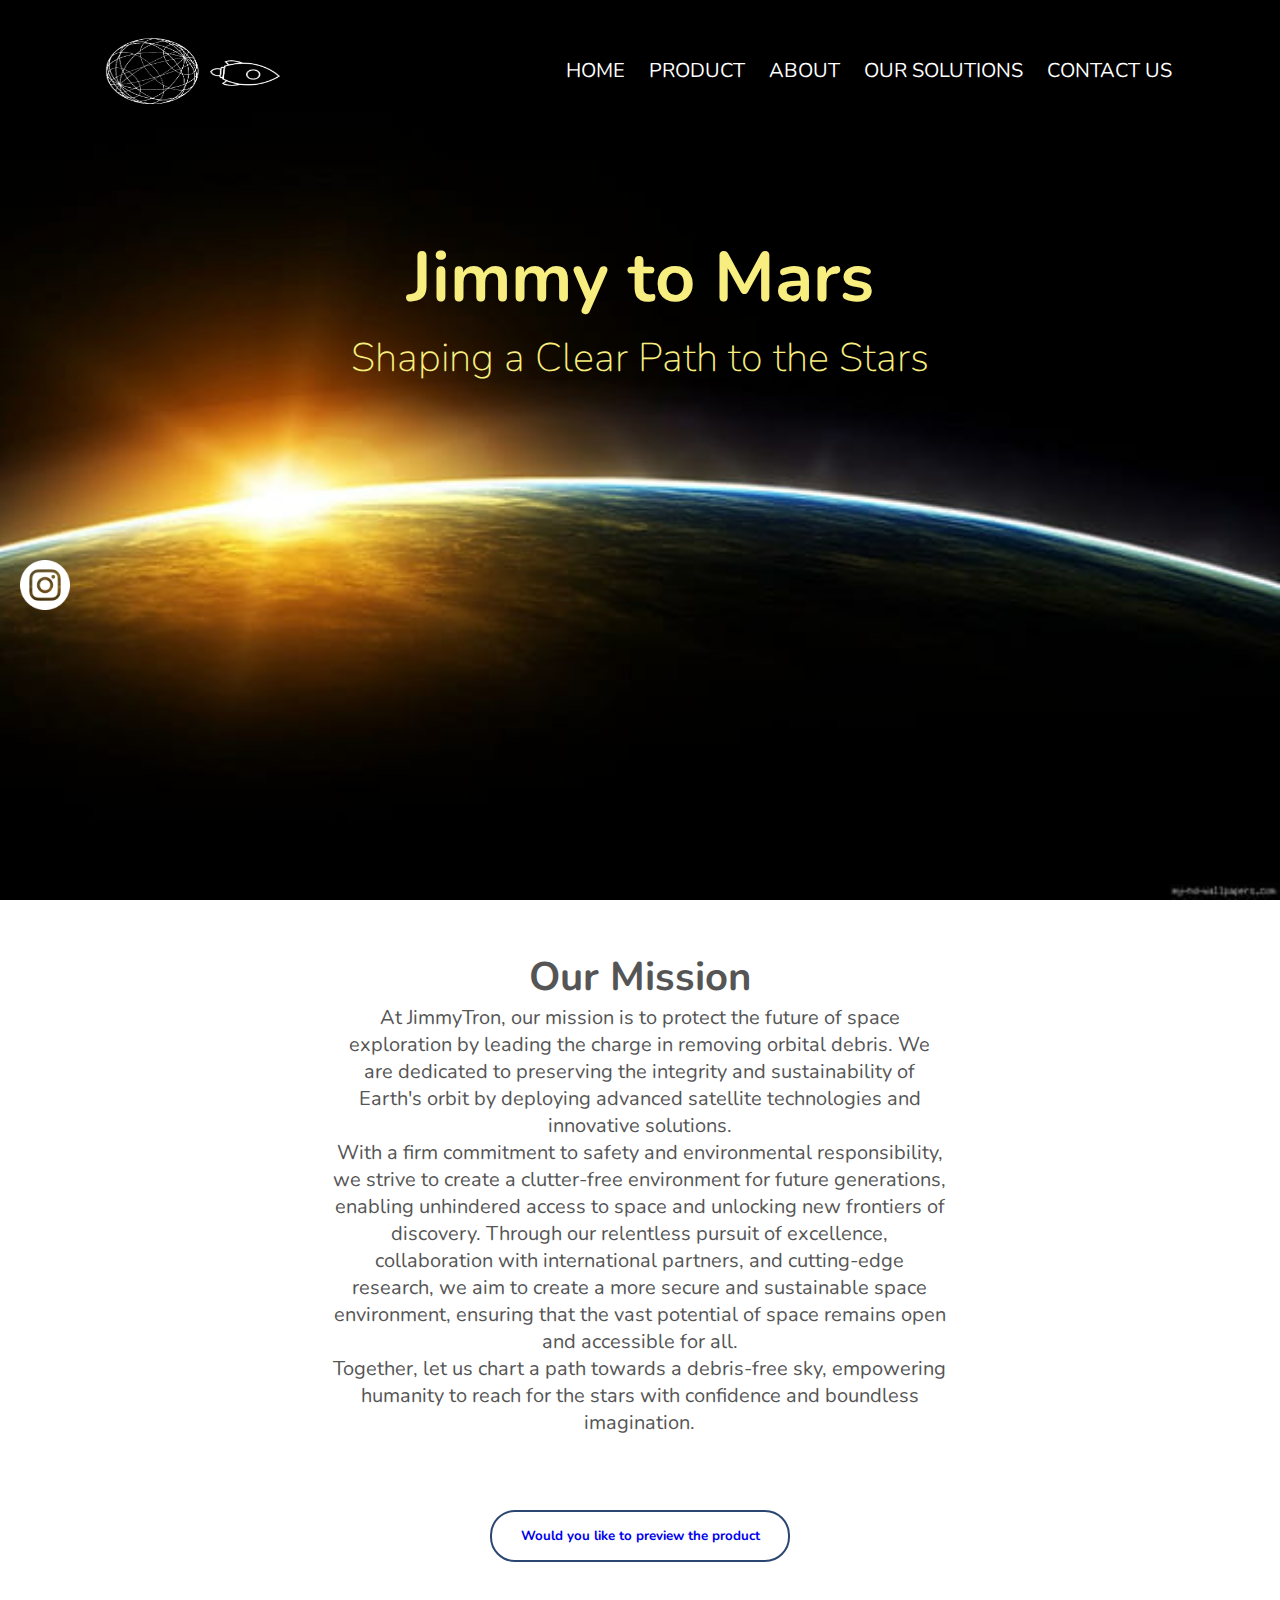
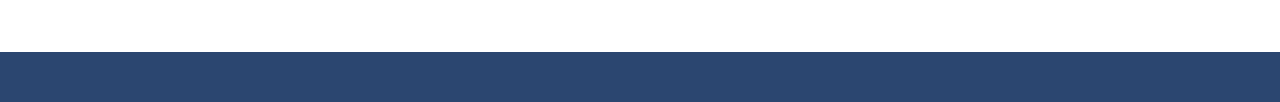
<file: index.html>
<html>
    <head>
        <meta name = "viewport" content = "with=device-width, initial scale = 2.0">
        <title>JimmyTron</title>
        <link rel = "stylesheet" href = style.css>
<link rel="preconnect" href="https://fonts.googleapis.com">
<link rel="preconnect" href="https://fonts.gstatic.com" crossorigin>
<link href="https://fonts.googleapis.com/css2?family=Nunito:wght@300&display=swap" rel="stylesheet">
    </head>
<body>
    <!--Dont Mess with this stuff-->
    <div class = "banner">
        
        <div class = "navbar">
        <a href = "index.html"><img src="logo1.png"></a>
        <ul>
            <li><a href = "index.html">HOME</a></li>
            <li><a href = "Product.html">PRODUCT</a></li>
            <li><a href = "About.html">ABOUT</a></li>
            <li><a href = "Solution.html">OUR SOLUTIONS</a></li>
            <li><a href = "Contact.html">CONTACT US</a></li>
        </ul>
        </div>
    
        
        
    <br>
    <br>
    <br>
    
    
    <div class="socials">
          <a href="https://www.instagram.com/nasa/"target="_blank"><img src="insta.png" /></a>
    </div>
    <!--Edit from here onwards-->
    <div class = "content">
        <div class = "mobile">
        <h1  >Jimmy to Mars</h1>
        <p>Shaping a Clear Path to the Stars</p>
        <!--<button type = "button"><span></span>View the product</button>-->
        </div>
    </div>
    </div>
    <section class = "course">
    <h1>Our Mission</h1>
    <center>
         <p>At JimmyTron, our mission is to protect the future of space exploration by leading the charge in removing orbital debris. We are dedicated to preserving the integrity and sustainability of Earth's orbit by deploying advanced satellite technologies and innovative solutions.</p>
            <p> With a firm commitment to safety and environmental responsibility, we strive to create a clutter-free environment for future generations, enabling unhindered access to space and unlocking new frontiers of discovery. Through our relentless pursuit of excellence, collaboration with international partners, and cutting-edge research, we aim to create a more secure and sustainable space environment, ensuring that the vast potential of space remains open and accessible for all.</p>
            <p> Together, let us chart a path towards a debris-free sky, empowering humanity to reach for the stars with confidence and boundless imagination.</p></center>

    <br>
    <br>
    <button type = "button"><span></span><a href= "Product.html">Would you like to preview the product</a></button>
    </section>
    
      
    
</body>
<div class = "footer"><h1></h1></div>
</html>
</file>
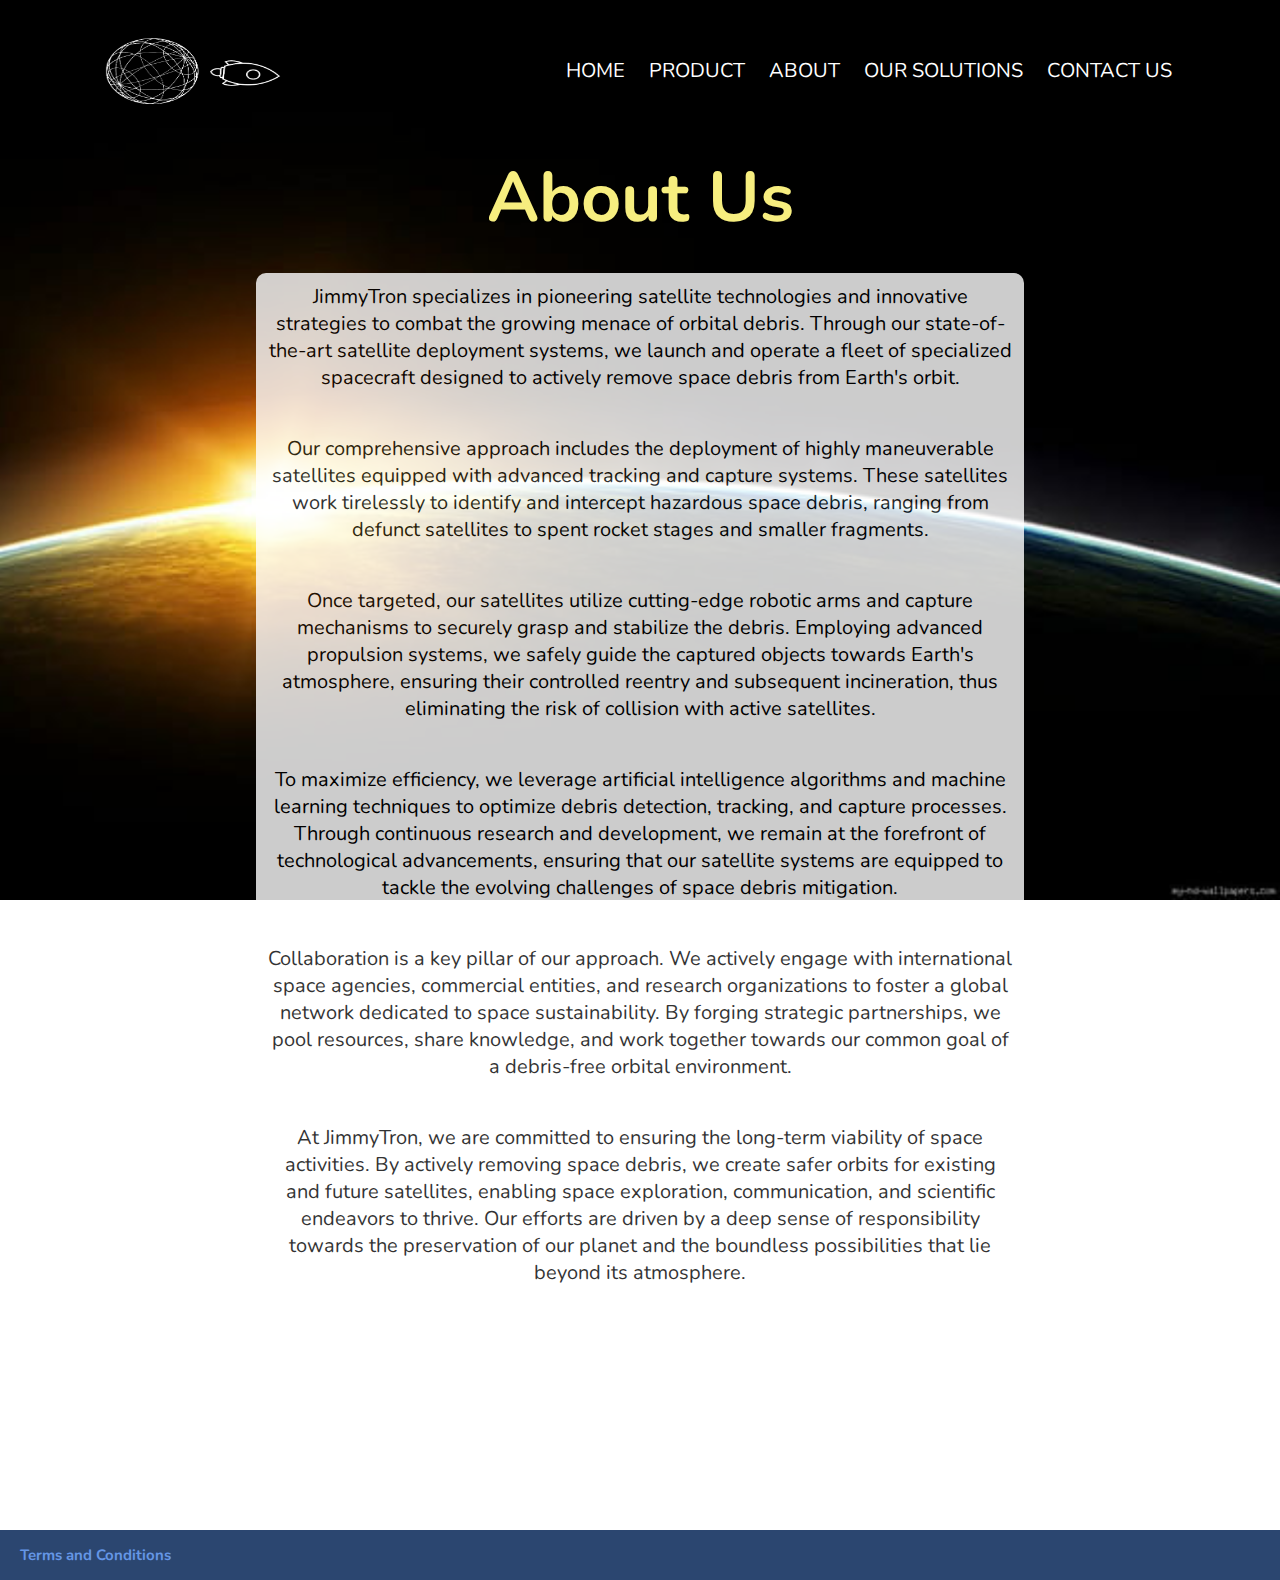
<file: About.html>
<html>
    <head>
        <meta name = "viewport" content = "with=device-width, initial scale = 1.0">
        <title>JimmyTron</title>
        <link rel = "stylesheet" href = style.css>
<link rel="preconnect" href="https://fonts.googleapis.com">
<link rel="preconnect" href="https://fonts.gstatic.com" crossorigin>
<link href="https://fonts.googleapis.com/css2?family=Nunito:wght@300&display=swap" rel="stylesheet">
    </head>
<body>
    <!--Dont Mess with this stuff-->
    <div class = "banner11e">
        <div class = "navbar">
        <a href = "home.html"><img src="logo1.png"></a>
        <ul>
           <li><a href = "index.html">HOME</a></li>
            <li><a href = "Product.html">PRODUCT</a></li>
            <li><a href = "About.html">ABOUT</a></li>
            <li><a href = "Solution.html">OUR SOLUTIONS</a></li>
            <li><a href = "Contact.html">CONTACT US</a></li>
        </ul>
        </div>
        <div class = "content1"><div class = "mobile"><center><h1>About Us</h1></center></div></div>
       <p></p>
        
        <center>
        <div class = "centre">
        <div class = "textbox1">
        
       
            
            
            
            
            
            <p>JimmyTron specializes in pioneering satellite technologies and innovative strategies to combat the growing menace of orbital debris. Through our state-of-the-art satellite deployment systems, we launch and operate a fleet of specialized spacecraft designed to actively remove space debris from Earth's orbit.</p>
<br>
            <br>
            <p>Our comprehensive approach includes the deployment of highly maneuverable satellites equipped with advanced tracking and capture systems. These satellites work tirelessly to identify and intercept hazardous space debris, ranging from defunct satellites to spent rocket stages and smaller fragments.</p>
<br>
            <br>
            <p>Once targeted, our satellites utilize cutting-edge robotic arms and capture mechanisms to securely grasp and stabilize the debris. Employing advanced propulsion systems, we safely guide the captured objects towards Earth's atmosphere, ensuring their controlled reentry and subsequent incineration, thus eliminating the risk of collision with active satellites.</p>
<br>
            <br>
            <p>To maximize efficiency, we leverage artificial intelligence algorithms and machine learning techniques to optimize debris detection, tracking, and capture processes. Through continuous research and development, we remain at the forefront of technological advancements, ensuring that our satellite systems are equipped to tackle the evolving challenges of space debris mitigation.</p>
<br>
            <br>
            <p>Collaboration is a key pillar of our approach. We actively engage with international space agencies, commercial entities, and research organizations to foster a global network dedicated to space sustainability. By forging strategic partnerships, we pool resources, share knowledge, and work together towards our common goal of a debris-free orbital environment.</p>
<br>
            <br>
            <p>At JimmyTron, we are committed to ensuring the long-term viability of space activities. By actively removing space debris, we create safer orbits for existing and future satellites, enabling space exploration, communication, and scientific endeavors to thrive. Our efforts are driven by a deep sense of responsibility towards the preservation of our planet and the boundless possibilities that lie beyond its atmosphere.</p>

            
       
    </div>
    </div>
     </center>
    </div>
<!--
<div class = "content3"><div class = "mobile"><center><h1>Meet Our Directors</h1></center></div></div>
        <br>
        <br>
<div class = "t"><div class="board-container">
  <div class="textbox11">
    <ul class="first-row">
      <li class="director">
        <img src="MD.jpg" alt="Director 1">
        <p>Managing</p>
          <p> Director</p>
      </li>
      <li class="director">
        
        <img src="IT.jpg" alt="Director 2">

          <p>Technology Director</p>

      </li>
     <li class="director">
        <img src="sec.jpeg" alt="Director 3">
         
          <p>Company </p>
         
          <p>Secretary</p>
      </li>
    
    
      <li class="director">
        <img src="finance.jpeg" alt="Director 4">
        <p>Finance </p>
        <p> Director</p>
      </li>
        
      <li class="director">
        <img src="marketing.jpeg" alt="Director 5">
        <p>Marketing </p>
        <p> Director</p>
      </li>
        </ul>
      <ul class="second-row">
     <li class="director">
        <img src="sale.jpeg" alt="Director 6">
        <p>Sales </p>
          <p> Director</p>
      </li>
    
       <li class="director">
        <img src="HR.jpeg" alt="Director 7">
        <p>HR </p>
          <p> Director</p>
      </li>
      <li class="director">
        <img src="sust.jpeg" alt="Director 8">
        <p>Sustainability </p>
          <p> Director</p>
      </li>
      <li class="director">
        <img src="op.jpeg" alt="Director 9">
        <p>Operations </p>
          <p> Director</p>
      </li>
        <li class="director">
        <img src="client.jpg" alt="Director 10">
        <p>Client Relations </p>

      </li>
    </ul>
  </div>
</div></div>




        
        
    </div>
    -->
    
   

    
    
    
    <!--Edit from here onwards-->
    
    
    
    
    
<div class = "footer"><a href = "t%20and%20C.html"><h4>Terms and Conditions</h4></a></div>
</body>
</html>
</file>
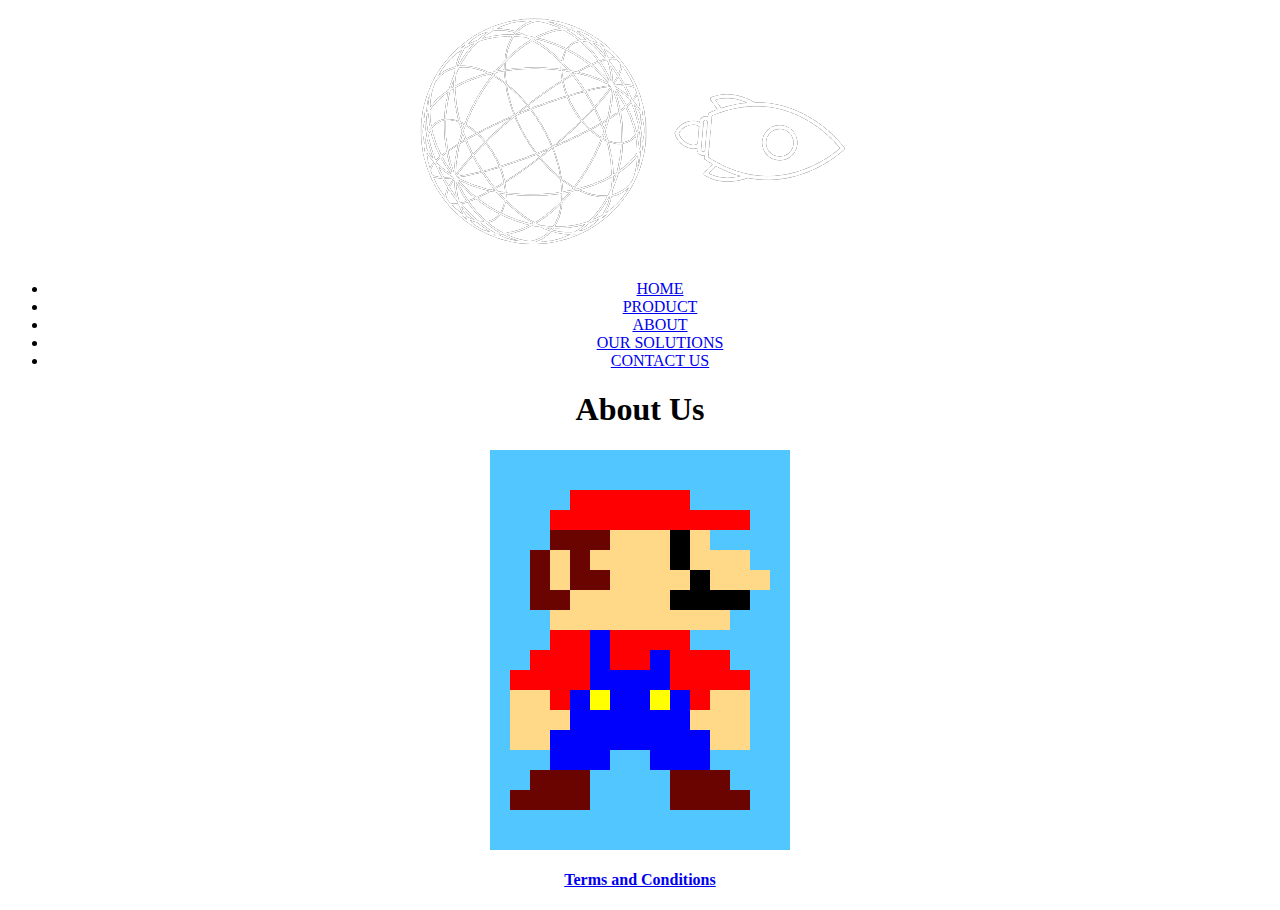
<file: mario.html>
<html>
    <head>
        <meta name = "viewport" content = "with=device-width, initial scale = 1.0">
        <title>Spectra</title>
        <link rel = "stylesheet" href = styless.css>
<link rel="preconnect" href="https://fonts.googleapis.com">
<link rel="preconnect" href="https://fonts.gstatic.com" crossorigin>
<link href="https://fonts.googleapis.com/css2?family=Nunito:wght@300&display=swap" rel="stylesheet">
    </head>
<body>
    <!--Dont Mess with this stuff-->
    <div class = "banner11">
        <div class = "navbar">
        <a href = "home.html"><img src="logo1.png"></a>
        <ul>
           <li><a href = "index.html">HOME</a></li>
            <li><a href = "Product.html">PRODUCT</a></li>
            <li><a href = "About.html">ABOUT</a></li>
            <li><a href = "Solution.html">OUR SOLUTIONS</a></li>
            <li><a href = "Contact.html">CONTACT US</a></li>
        </ul>
        </div>
        <div class = "content1"><div class = "mobile"><center><h1>About Us</h1></center></div></div>
       <p></p>
        
        <center>
        <div class = "centre">
        <div class = "textbox1">
        
       
            
            <div class="container">
    <div class="red hat1"></div>
    <div class="red hat2"></div>
    <div class="skin head"></div>
    <div class="skin nose"></div>
    <div class="skin snoot"></div>
    <div class="black eye"></div>
    <div class="black mustache1"></div>
    <div class="black mustache2"></div>
    <div class="skin chin"></div>
    <div class="brown hair1"></div>
    <div class="brown hair2"></div>
    <div class="brown hair3"></div>
    <div class="brown hair4"></div>
    <div class="brown hair5"></div>
    <div class="skin hands"></div>
    <div class="red torso"></div>
    <div class="red sleeves1"></div>
    <div class="red sleeves2"></div>
    <div class="red sleeves3"></div>
    <div class="blue waist"></div>
    <div class="blue pant1"></div>
    <div class="blue pant2"></div>
    <div class="blue left-brace"></div>
    <div class="blue right-brace"></div>
    <div class="blue brace-between"></div>
    <div class="yellow left-button"></div>
    <div class="yellow right-button"></div>
    <div class="brown left-shoe1"></div>
    <div class="brown left-shoe2"></div>
    <div class="brown right-shoe1"></div>
    <div class="brown right-shoe2"></div>
            </div>
            
            
            
           

            
       
    </div>
    </div>
     </center>
    </div>

    
    
    
    <!--Edit from here onwards-->
    
    
    
    
    
<div class = "footer"><a href = "t%20and%20C.html"><h4>Terms and Conditions</h4></a></div>
</body>
</html>
</file>
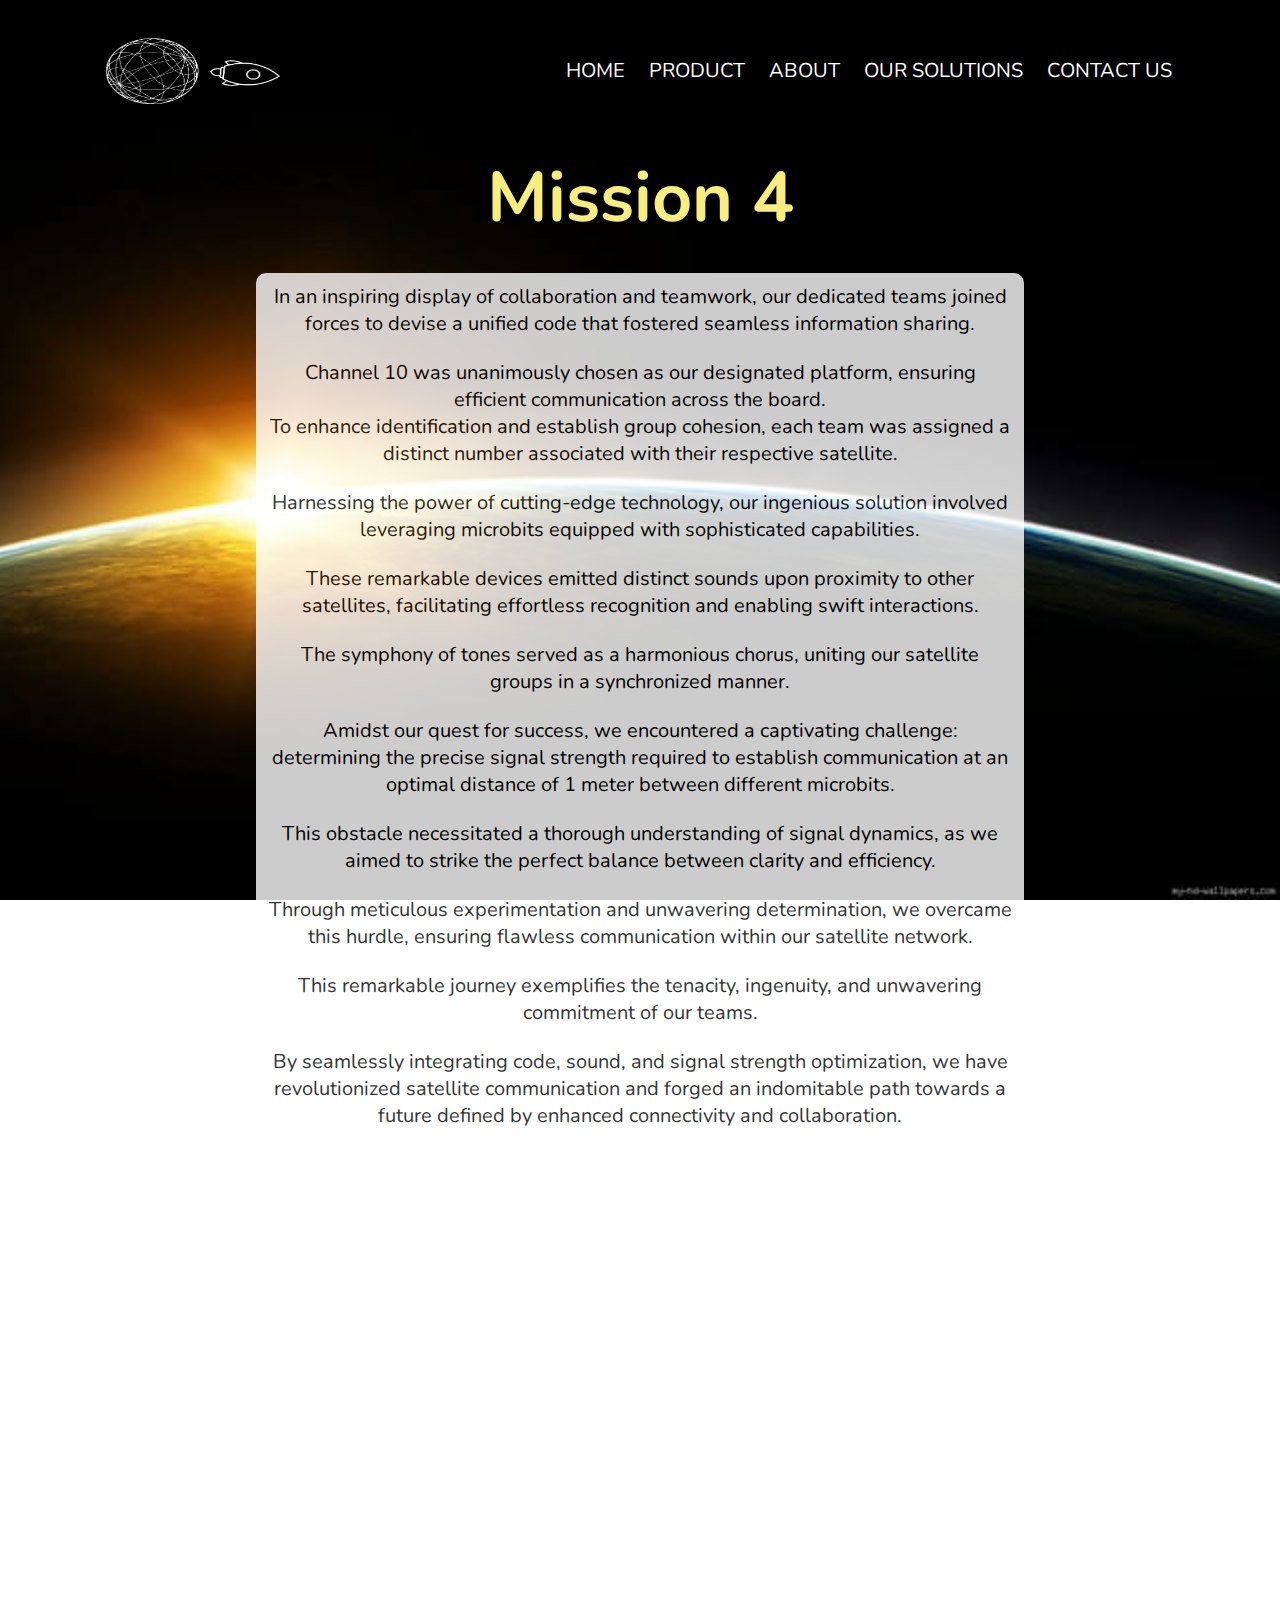
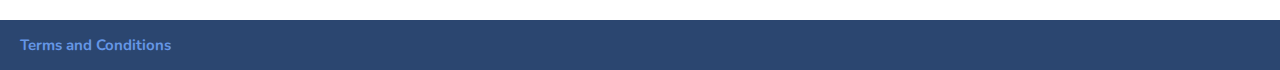
<file: Mission4.html>
<html>
    <head>
        <meta name = "viewport" content = "with=device-width, initial scale = 1.0">
        <title>JimmyTron</title>
        <link rel = "stylesheet" href = style.css>
<link rel="preconnect" href="https://fonts.googleapis.com">
<link rel="preconnect" href="https://fonts.gstatic.com" crossorigin>
<link href="https://fonts.googleapis.com/css2?family=Nunito:wght@300&display=swap" rel="stylesheet">
    </head>
<body>
    <!--Dont Mess with this stuff-->
    <div class = "banner11a">
        <div class = "navbar">
        <a href = "home.html"><img src="logo1.png"></a>
        <ul>
           <li><a href = "index.html">HOME</a></li>
            <li><a href = "Product.html">PRODUCT</a></li>
            <li><a href = "About.html">ABOUT</a></li>
            <li><a href = "Solution.html">OUR SOLUTIONS</a></li>
            <li><a href = "Contact.html">CONTACT US</a></li>
        </ul>
        </div>
        <div class = "content1"><div class = "mobile"><center><h1>Mission 4</h1></center></div></div>
       <p></p>
        
        <center>
        <div class = "centre">
        <div class = "textbox1">
        
       
            
            
            
            
            
            
<p>In an inspiring display of collaboration and teamwork, our dedicated teams joined forces to devise a unified code that fostered seamless information sharing.</p>
            <br>
<p>Channel 10 was unanimously chosen as our designated platform, ensuring efficient communication across the board.</p>
<p>To enhance identification and establish group cohesion, each team was assigned a distinct number associated with their respective satellite.</p>
            <br>
<p>Harnessing the power of cutting-edge technology, our ingenious solution involved leveraging microbits equipped with sophisticated capabilities.</p>
            <br>
<p>These remarkable devices emitted distinct sounds upon proximity to other satellites, facilitating effortless recognition and enabling swift interactions.</p>            <br>
<p>The symphony of tones served as a harmonious chorus, uniting our satellite groups in a synchronized manner.</p>
            <br>
<p>Amidst our quest for success, we encountered a captivating challenge: determining the precise signal strength required to establish communication at an optimal distance of 1 meter between different microbits.</p>
            <br>
<p>This obstacle necessitated a thorough understanding of signal dynamics, as we aimed to strike the perfect balance between clarity and efficiency.</p>
            <br>
<p>Through meticulous experimentation and unwavering determination, we overcame this hurdle, ensuring flawless communication within our satellite network.</p>            <br>
<p>This remarkable journey exemplifies the tenacity, ingenuity, and unwavering commitment of our teams.</p>
            <br>
<p>By seamlessly integrating code, sound, and signal strength optimization, we have revolutionized satellite communication and forged an indomitable path towards a future defined by enhanced connectivity and collaboration.</p>


            
       
    </div>
    </div>
     </center>
    </div>

    
   

    
    
    
    <!--Edit from here onwards-->
    
    
    
    
    
<div class = "footer"><a href = "t%20and%20C.html"><h4>Terms and Conditions</h4></a></div>
</body>
</html>
</file>
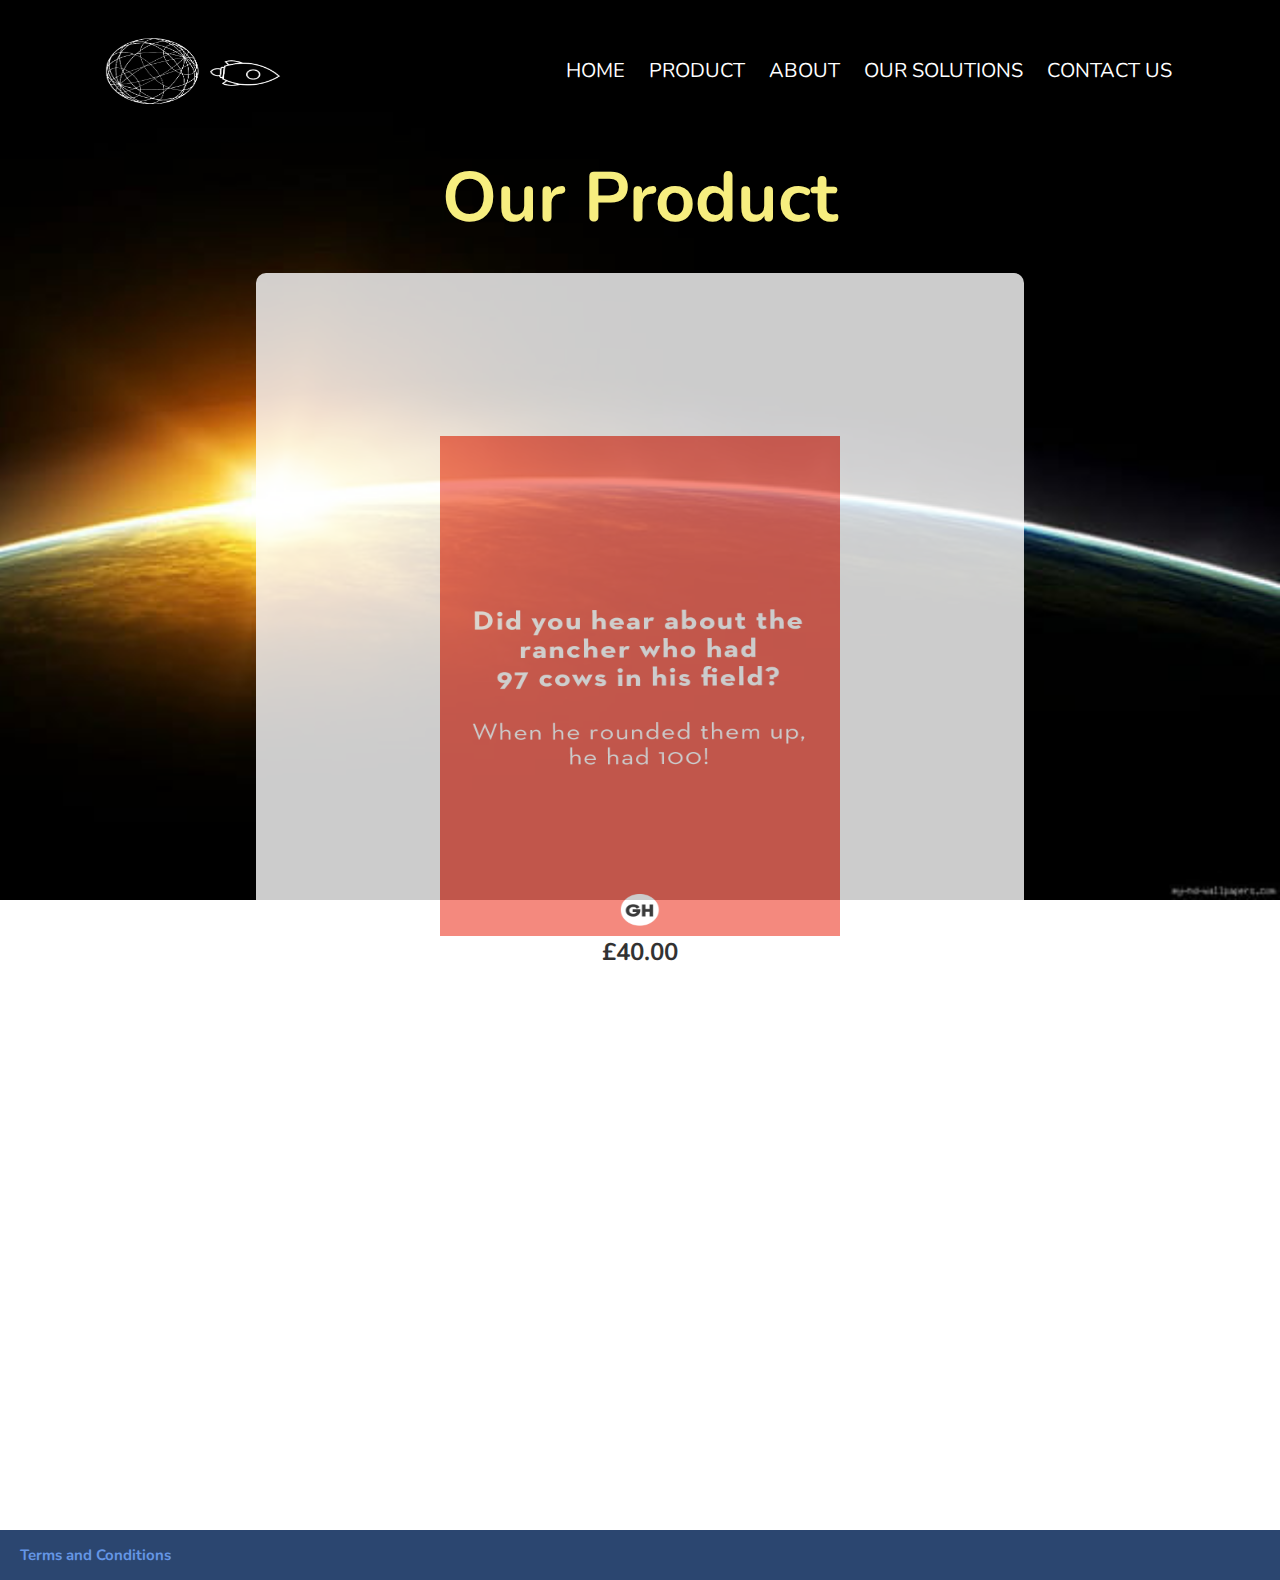
<file: Product.html>
<html>
    <head>
        <meta name = "viewport" content = "with=device-width, initial scale = 1.0">
        <title>JimmyTron</title>
        <link rel = "stylesheet" href = style.css>
<link rel="preconnect" href="https://fonts.googleapis.com">
<link rel="preconnect" href="https://fonts.gstatic.com" crossorigin>
<link href="https://fonts.googleapis.com/css2?family=Nunito:wght@300&display=swap" rel="stylesheet">
    </head>
<body>
    <!--Dont Mess with this stuff-->
    <div class = "banner11d">
        <div class = "navbar">
        <a href = "home.html"><img src="logo1.png"></a>
        <ul>
           <li><a href = "index.html">HOME</a></li>
            <li><a href = "Product.html">PRODUCT</a></li>
            <li><a href = "About.html">ABOUT</a></li>
            <li><a href = "Solution.html">OUR SOLUTIONS</a></li>
            <li><a href = "Contact.html">CONTACT US</a></li>
        </ul>
        </div>
        <div class = "content1"><div class = "mobile"><center><h1>Our Product</h1></center></div></div>
       <p></p>
        
        <center>
        <div class = "centre">
        <div class = "textbox1">


        <br>
        <br>
<div class = "t"><div class="board-container">
  <div class="textbox11">
    <img src = Product.png width="400" 
     height="500">
      <h2>£40.00</h2>
  </div>
</div></div>




        
        
    </div>
            </div>
        </center>
    </div>
    
    
   

    
    
    
    <!--Edit from here onwards-->
    
    
    
    
    
<div class = "footer"><a href = "t%20and%20C.html"><h4>Terms and Conditions</h4></a></div>
</body>
</html>
</file>
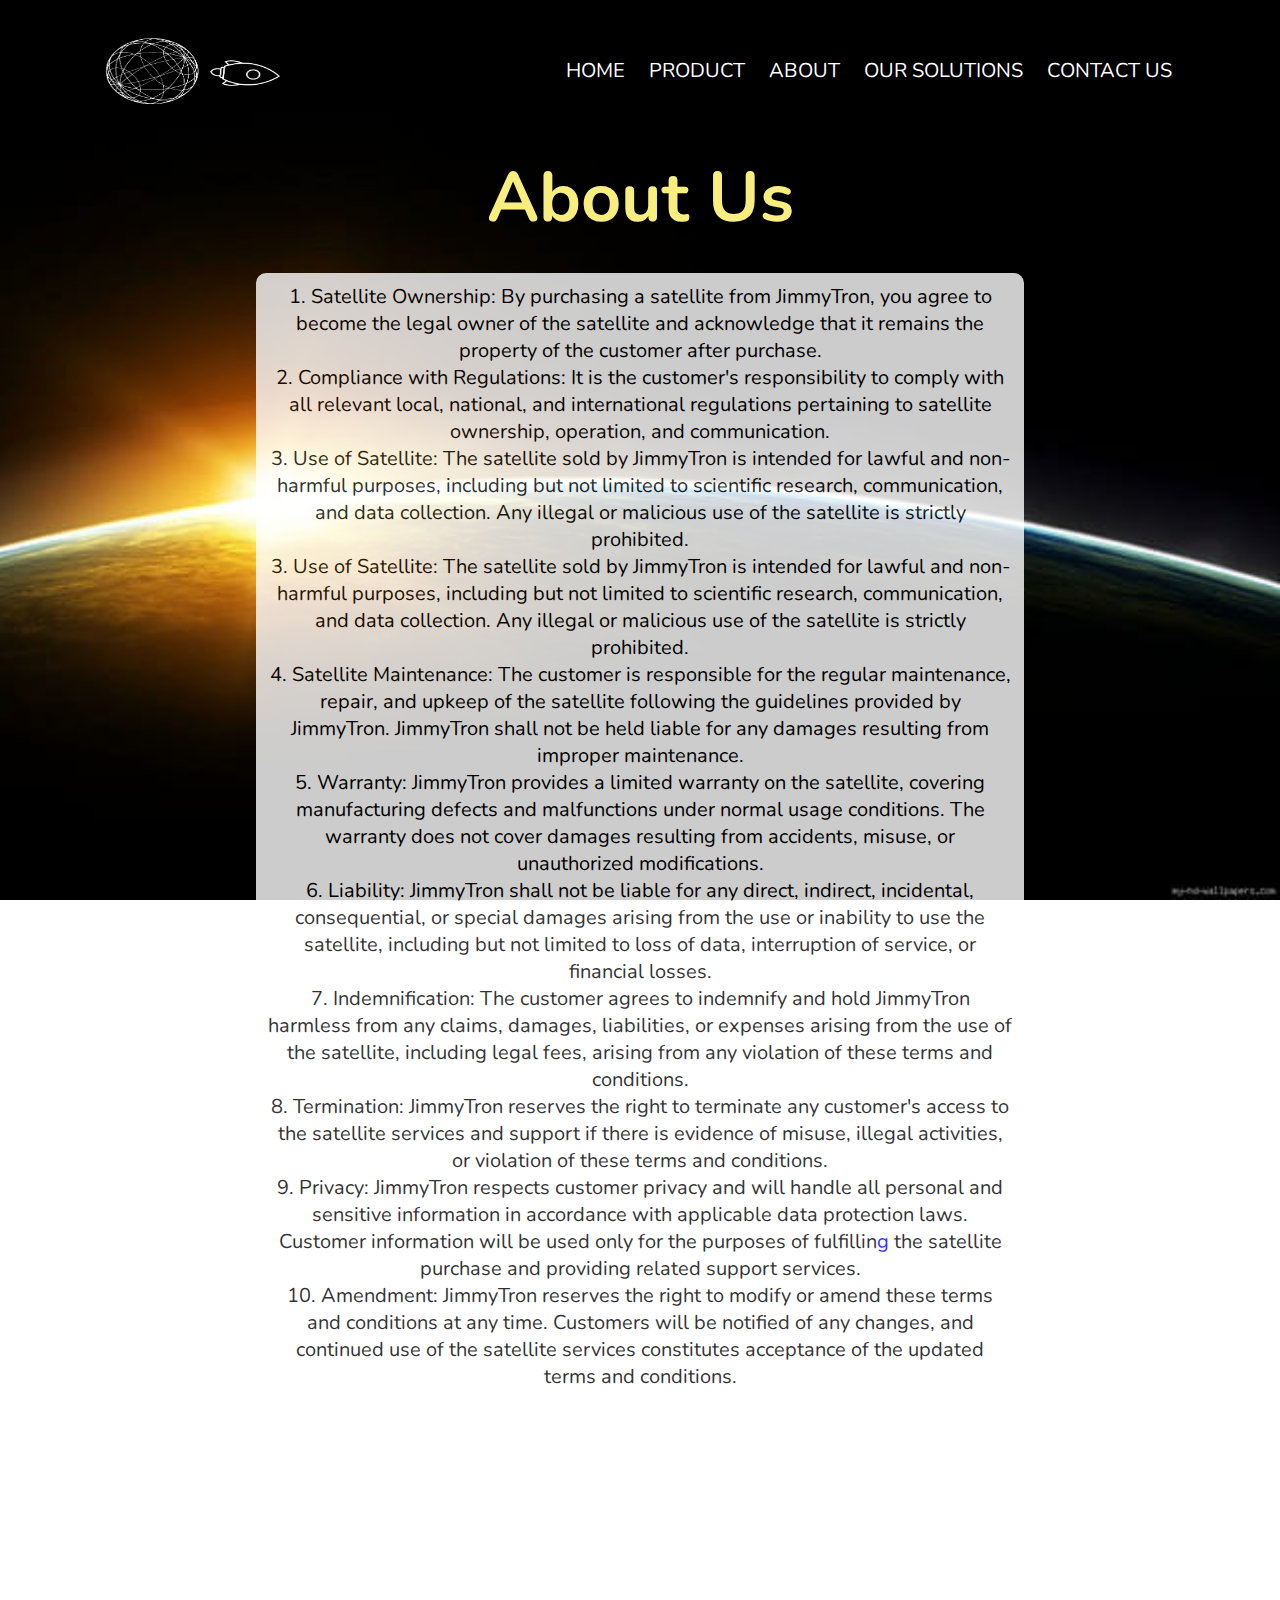
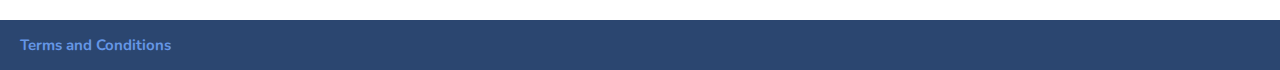
<file: t and C.html>
<html>
    <head>
        <meta name = "viewport" content = "with=device-width, initial scale = 1.0">
        <title>JimmyTron</title>
        <link rel = "stylesheet" href = style.css>
<link rel="preconnect" href="https://fonts.googleapis.com">
<link rel="preconnect" href="https://fonts.gstatic.com" crossorigin>
<link href="https://fonts.googleapis.com/css2?family=Nunito:wght@300&display=swap" rel="stylesheet">
    </head>
<body>
    <!--Dont Mess with this stuff-->
    <div class = "banner11c">
        <div class = "navbar">
        <a href = "home.html"><img src="logo1.png"></a>
        <ul>
           <li><a href = "index.html">HOME</a></li>
            <li><a href = "Product.html">PRODUCT</a></li>
            <li><a href = "About.html">ABOUT</a></li>
            <li><a href = "Solution.html">OUR SOLUTIONS</a></li>
            <li><a href = "Contact.html">CONTACT US</a></li>
        </ul>
        </div>
        <div class = "content1"><div class = "mobile"><center><h1>About Us</h1></center></div></div>
       <p></p>
        
        <center>
        <div class = "centre">
        <div class = "textbox1">
        
       
            
            
            
            
            
              <p>1. Satellite Ownership: By purchasing a satellite from JimmyTron, you agree to become the legal owner of the satellite and acknowledge that it remains the property of the customer after purchase.</p>
            <p>2. Compliance with Regulations: It is the customer's responsibility to comply with all relevant local, national, and international regulations pertaining to satellite ownership, operation, and communication.</p>
            <p>3. Use of Satellite: The satellite sold by JimmyTron is intended for lawful and non-harmful purposes, including but not limited to scientific research, communication, and data collection. Any illegal or malicious use of the satellite is strictly prohibited.</p>
            <p>3. Use of Satellite: The satellite sold by JimmyTron is intended for lawful and non-harmful purposes, including but not limited to scientific research, communication, and data collection. Any illegal or malicious use of the satellite is strictly prohibited.</p>
            <p>4. Satellite Maintenance: The customer is responsible for the regular maintenance, repair, and upkeep of the satellite following the guidelines provided by JimmyTron. JimmyTron shall not be held liable for any damages resulting from improper maintenance.</p>
            <p>5. Warranty: JimmyTron provides a limited warranty on the satellite, covering manufacturing defects and malfunctions under normal usage conditions. The warranty does not cover damages resulting from accidents, misuse, or unauthorized modifications.</p>
            <p>6. Liability: JimmyTron shall not be liable for any direct, indirect, incidental, consequential, or special damages arising from the use or inability to use the satellite, including but not limited to loss of data, interruption of service, or financial losses.</p>
            <p>7. Indemnification: The customer agrees to indemnify and hold JimmyTron harmless from any claims, damages, liabilities, or expenses arising from the use of the satellite, including legal fees, arising from any violation of these terms and conditions.</p>
            <p>8. Termination: JimmyTron reserves the right to terminate any customer's access to the satellite services and support if there is evidence of misuse, illegal activities, or violation of these terms and conditions.</p>
            <p>9. Privacy: JimmyTron respects customer privacy and will handle all personal and sensitive information in accordance with applicable data protection laws. Customer information will be used only for the purposes of fulfillin<a href = "mario.html" color:#ffffff>g</a> the satellite purchase and providing related support services.</p>
            <p>10. Amendment: JimmyTron reserves the right to modify or amend these terms and conditions at any time. Customers will be notified of any changes, and continued use of the satellite services constitutes acceptance of the updated terms and conditions.</p>


            
       
    </div>
    </div>
     </center>
    </div>

    
    
    
    <!--Edit from here onwards-->
    
    
    
    
    
<div class = "footer"><a href = "t%20and%20C.html"><h4>Terms and Conditions</h4></a></div>
</body>
</html>
</file>
